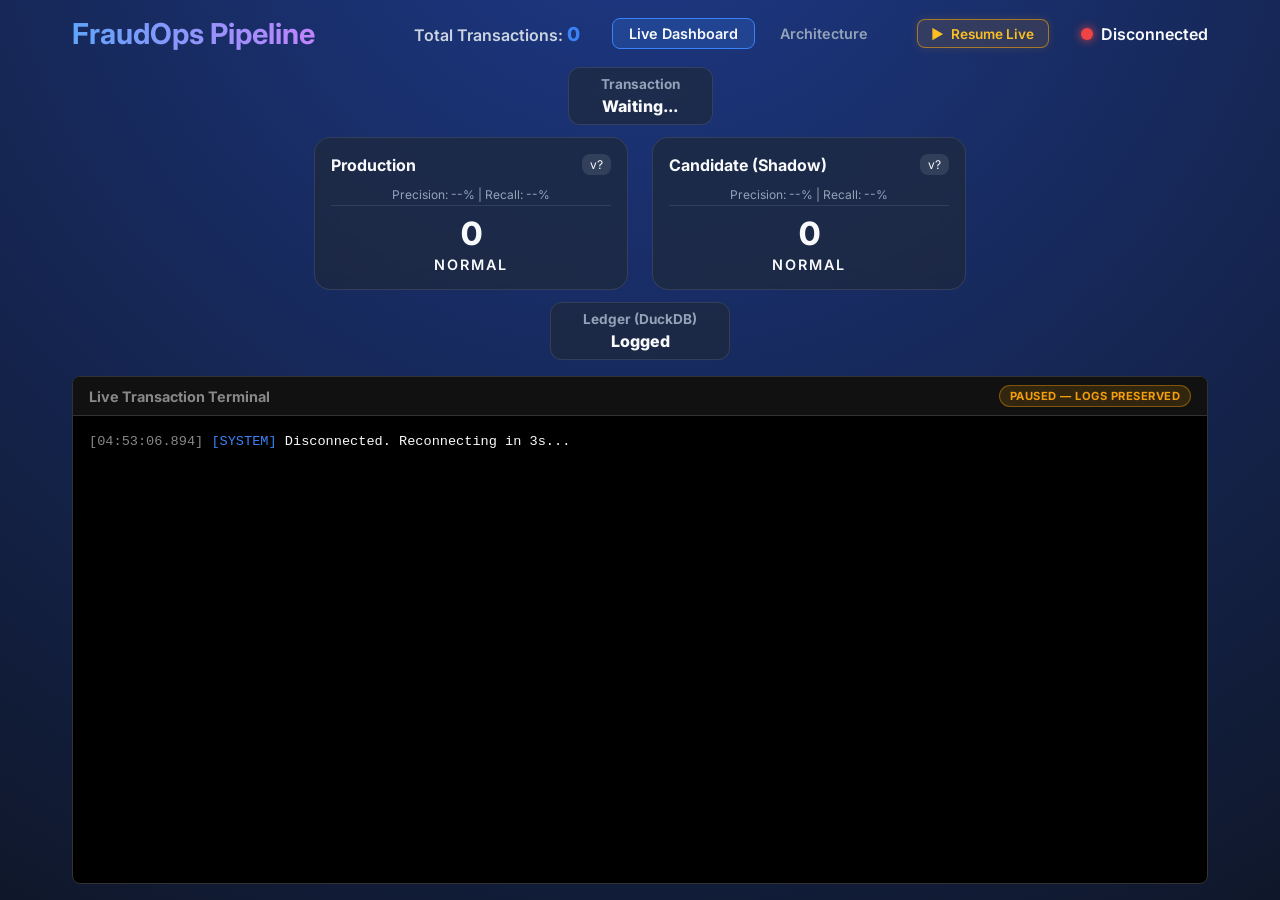
<file: dashboard/index.html>
<!DOCTYPE html>
<html lang="en">
<head>
    <meta charset="UTF-8">
    <title>Fraud Ops - Live Dashboard</title>
    <link rel="stylesheet" href="style.css">
    <link rel="stylesheet" href="architecture.css">
    <link href="https://fonts.googleapis.com/css2?family=Inter:wght@400;600;800&display=swap" rel="stylesheet">
</head>
<body>
    <div class="container">
        <header>
            <h1>FraudOps Pipeline</h1>
            <div class="status-container">
                <div class="tx-count">Total Transactions: <span id="tx-counter">0</span></div>
                <nav class="page-nav">
                    <a href="index.html" class="nav-link active">Live Dashboard</a>
                    <a href="architecture.html" class="nav-link">Architecture</a>
                </nav>
                <button id="btn-pause-toggle" class="btn-pause paused" title="Toggle live transaction checks">
                    <span id="pause-icon">▶</span>
                    <span id="pause-text">Resume Live</span>
                </button>
                <div class="status">
                    <div id="connection-status" class="bulb amber"></div>
                    <span id="feed-status-text">Feed Paused</span>
                </div>
            </div>
        </header>

        <div class="pipeline">
            <div class="node incoming" id="node-incoming">
                <h3>Transaction</h3>
                <p id="incoming-amount">Waiting...</p>
            </div>
            
            <div class="models-container">
                <div class="model-card production" id="card-production">
                    <div class="model-header">
                        <h3>Production</h3>
                        <span class="version" id="prod-version">v?</span>
                    </div>
                    <div class="model-metrics" id="prod-metrics">Precision: --% | Recall: --%</div>
                    <div class="score" id="prod-score">0</div>
                    <div class="decision" id="prod-decision">Normal</div>
                </div>
                
                <div class="model-card candidate" id="card-candidate">
                    <div class="model-header">
                        <h3>Candidate (Shadow)</h3>
                        <span class="version" id="cand-version">v?</span>
                    </div>
                    <div class="model-metrics" id="cand-metrics">Precision: --% | Recall: --%</div>
                    <div class="score" id="cand-score">0</div>
                    <div class="decision" id="cand-decision">Normal</div>
                </div>
            </div>

            <div class="node database" id="node-database">
                <h3>Ledger (DuckDB)</h3>
                <p>Logged</p>
            </div>
        </div>

        <div class="terminal-container">
            <div class="terminal-header">
                <h3>Live Transaction Terminal</h3>
                <span id="terminal-badge" class="terminal-badge paused">PAUSED — LOGS PRESERVED</span>
            </div>
            <div class="terminal" id="terminal">
                <!-- Logs go here -->
            </div>
        </div>
    </div>
    
    <script src="app.js"></script>
</body>
</html>
</file>
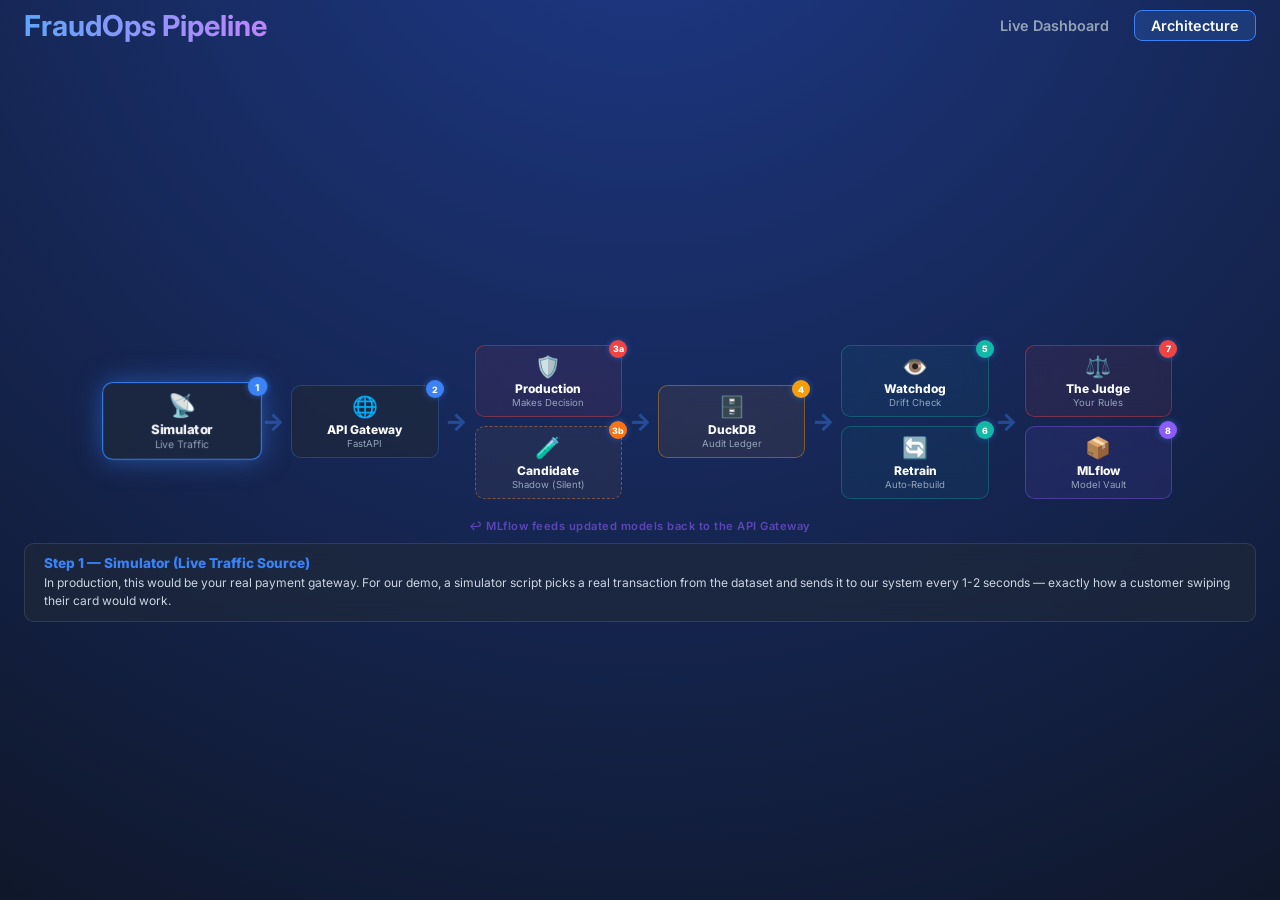
<file: dashboard/architecture.html>
<!DOCTYPE html>
<html lang="en">
<head>
    <meta charset="UTF-8">
    <title>FraudOps - System Architecture</title>
    <link rel="stylesheet" href="style.css">
    <link rel="stylesheet" href="architecture.css">
    <link href="https://fonts.googleapis.com/css2?family=Inter:wght@400;600;800&display=swap" rel="stylesheet">
</head>
<body>
    <div class="arch-container">
        <header>
            <h1>FraudOps Pipeline</h1>
            <nav class="page-nav">
                <a href="index.html" class="nav-link">Live Dashboard</a>
                <a href="architecture.html" class="nav-link active">Architecture</a>
            </nav>
        </header>

        <div class="arch-body">
            <!-- SVG for connection lines drawn behind everything -->
            <svg class="flow-svg" id="flow-svg"></svg>

            <div class="horizontal-flow">
                <!-- Column 1: Source -->
                <div class="flow-col">
                    <div class="arch-node source-node" id="arch-simulator">
                        <div class="step-badge">1</div>
                        <div class="arch-icon">📡</div>
                        <div class="arch-label">Simulator</div>
                        <div class="arch-desc">Live Traffic</div>
                    </div>
                </div>

                <div class="flow-connector">→</div>

                <!-- Column 2: Gateway -->
                <div class="flow-col">
                    <div class="arch-node gateway-node" id="arch-api">
                        <div class="step-badge">2</div>
                        <div class="arch-icon">🌐</div>
                        <div class="arch-label">API Gateway</div>
                        <div class="arch-desc">FastAPI</div>
                    </div>
                </div>

                <div class="flow-connector">→</div>

                <!-- Column 3: Models (stacked vertically) -->
                <div class="flow-col models-col">
                    <div class="arch-node decision-node" id="arch-prod">
                        <div class="step-badge">3a</div>
                        <div class="arch-icon">🛡️</div>
                        <div class="arch-label">Production</div>
                        <div class="arch-desc">Makes Decision</div>
                    </div>
                    <div class="arch-node shadow-node" id="arch-cand">
                        <div class="step-badge">3b</div>
                        <div class="arch-icon">🧪</div>
                        <div class="arch-label">Candidate</div>
                        <div class="arch-desc">Shadow (Silent)</div>
                    </div>
                </div>

                <div class="flow-connector">→</div>

                <!-- Column 4: Database -->
                <div class="flow-col">
                    <div class="arch-node db-node" id="arch-db">
                        <div class="step-badge">4</div>
                        <div class="arch-icon">🗄️</div>
                        <div class="arch-label">DuckDB</div>
                        <div class="arch-desc">Audit Ledger</div>
                    </div>
                </div>

                <div class="flow-connector">→</div>

                <!-- Column 5: Ops (stacked vertically) -->
                <div class="flow-col ops-col">
                    <div class="arch-node ops-node" id="arch-monitor">
                        <div class="step-badge">5</div>
                        <div class="arch-icon">👁️</div>
                        <div class="arch-label">Watchdog</div>
                        <div class="arch-desc">Drift Check</div>
                    </div>
                    <div class="arch-node ops-node" id="arch-retrain">
                        <div class="step-badge">6</div>
                        <div class="arch-icon">🔄</div>
                        <div class="arch-label">Retrain</div>
                        <div class="arch-desc">Auto-Rebuild</div>
                    </div>
                </div>

                <div class="flow-connector">→</div>

                <!-- Column 6: Judge + MLflow -->
                <div class="flow-col final-col">
                    <div class="arch-node judge-node" id="arch-judge">
                        <div class="step-badge">7</div>
                        <div class="arch-icon">⚖️</div>
                        <div class="arch-label">The Judge</div>
                        <div class="arch-desc">Your Rules</div>
                    </div>
                    <div class="arch-node registry-node" id="arch-mlflow">
                        <div class="step-badge">8</div>
                        <div class="arch-icon">📦</div>
                        <div class="arch-label">MLflow</div>
                        <div class="arch-desc">Model Vault</div>
                    </div>
                </div>
            </div>

            <!-- Return arrow label -->
            <div class="return-label">↩ MLflow feeds updated models back to the API Gateway</div>

            <!-- Step Explanation Panel -->
            <div class="step-panel" id="step-panel">
                <div class="step-panel-title" id="step-title">Click any node to learn more</div>
                <div class="step-panel-text" id="step-text">Each box represents a component in the fraud detection pipeline. The flow moves left → right. Click on any node to see what it does. The animation auto-plays every 3 seconds.</div>
            </div>
        </div>
    </div>

    <script src="architecture.js"></script>
</body>
</html>
</file>
<file: dashboard/style.css>
:root {
    --bg-color: #0f172a;
    --panel-bg: rgba(30, 41, 59, 0.7);
    --text-color: #f8fafc;
    --accent: #3b82f6;
    --success: #10b981;
    --danger: #ef4444;
    --glass-border: rgba(255, 255, 255, 0.1);
}

body {
    margin: 0;
    padding: 0;
    font-family: 'Inter', sans-serif;
    background-color: var(--bg-color);
    color: var(--text-color);
    background-image: radial-gradient(circle at 50% -20%, #1e3a8a, var(--bg-color));
    height: 100vh;
    overflow: hidden;
}

.container {
    max-width: 1200px;
    margin: 0 auto;
    padding: 1rem 2rem;
    height: 100vh;
    box-sizing: border-box;
    display: flex;
    flex-direction: column;
}

header {
    display: flex;
    justify-content: space-between;
    align-items: center;
    margin-bottom: 1rem;
    flex-shrink: 0;
}

header h1 {
    margin: 0;
    font-size: 1.8rem;
    background: linear-gradient(to right, #60a5fa, #c084fc);
    -webkit-background-clip: text;
    -webkit-text-fill-color: transparent;
}

.status-container {
    display: flex;
    align-items: center;
    gap: 2rem;
}

.tx-count {
    font-size: 1rem;
    font-weight: 600;
    color: #cbd5e1;
}
.tx-count span {
    color: var(--accent);
    font-weight: 800;
    font-size: 1.2rem;
}

.status {
    display: flex;
    align-items: center;
    gap: 0.5rem;
    font-weight: 600;
}

.bulb {
    width: 12px;
    height: 12px;
    border-radius: 50%;
    transition: all 0.3s ease;
}

.bulb.red {
    background-color: var(--danger);
    box-shadow: 0 0 10px var(--danger);
}

.bulb.green {
    background-color: var(--success);
    box-shadow: 0 0 10px var(--success);
}

.bulb.amber {
    background-color: #f59e0b;
    box-shadow: 0 0 10px #f59e0b;
}

.btn-pause {
    display: inline-flex;
    align-items: center;
    gap: 0.45rem;
    padding: 0.35rem 0.85rem;
    border-radius: 0.5rem;
    font-size: 0.85rem;
    font-weight: 600;
    font-family: inherit;
    cursor: pointer;
    background: rgba(30, 41, 59, 0.8);
    color: var(--text-color);
    border: 1px solid var(--glass-border);
    backdrop-filter: blur(8px);
    transition: all 0.2s ease;
    user-select: none;
}

.btn-pause:hover {
    transform: translateY(-1px);
}

.btn-pause.paused {
    border-color: rgba(245, 158, 11, 0.6);
    color: #fbbf24;
    background: rgba(245, 158, 11, 0.12);
    box-shadow: 0 0 10px rgba(245, 158, 11, 0.15);
}

.btn-pause.paused:hover {
    background: rgba(245, 158, 11, 0.22);
    box-shadow: 0 0 14px rgba(245, 158, 11, 0.35);
}

.btn-pause.live {
    border-color: rgba(16, 185, 129, 0.6);
    color: #34d399;
    background: rgba(16, 185, 129, 0.12);
    box-shadow: 0 0 10px rgba(16, 185, 129, 0.15);
}

.btn-pause.live:hover {
    background: rgba(16, 185, 129, 0.22);
    box-shadow: 0 0 14px rgba(16, 185, 129, 0.35);
}

/* Pipeline */
.pipeline {
    display: flex;
    flex-direction: column;
    align-items: center;
    gap: 0.75rem;
    margin-bottom: 1rem;
    flex-shrink: 0;
}

.node {
    background: var(--panel-bg);
    border: 1px solid var(--glass-border);
    backdrop-filter: blur(10px);
    padding: 0.5rem 2rem;
    border-radius: 0.75rem;
    text-align: center;
    transition: all 0.2s ease;
}

.node h3 {
    margin: 0 0 0.25rem 0;
    color: #94a3b8;
    font-size: 0.85rem;
}

.node p {
    margin: 0;
    font-size: 1rem;
    font-weight: 800;
}

.node.active {
    border-color: var(--accent);
    box-shadow: 0 0 20px rgba(59, 130, 246, 0.5);
    transform: scale(1.05);
}

.models-container {
    display: flex;
    gap: 1.5rem;
    width: 100%;
    justify-content: center;
}

.model-card {
    background: var(--panel-bg);
    border: 1px solid var(--glass-border);
    backdrop-filter: blur(10px);
    padding: 1rem;
    border-radius: 1rem;
    width: 280px;
    text-align: center;
    transition: all 0.3s ease;
}

.model-header {
    display: flex;
    justify-content: space-between;
    align-items: center;
    margin-bottom: 0.5rem;
}

.model-header h3 {
    margin: 0;
    font-size: 1rem;
}

.model-metrics {
    font-size: 0.75rem;
    color: #94a3b8;
    margin-bottom: 0.5rem;
    padding: 0.2rem 0;
    border-bottom: 1px solid var(--glass-border);
}

.version {
    background: rgba(255,255,255,0.1);
    padding: 0.2rem 0.5rem;
    border-radius: 0.5rem;
    font-size: 0.75rem;
}

.score {
    font-size: 2rem;
    font-weight: 800;
    margin-bottom: 0.2rem;
}

.decision {
    font-size: 0.9rem;
    font-weight: 600;
    text-transform: uppercase;
    letter-spacing: 2px;
}

/* Prediction States */
.model-card.fraud {
    border-color: var(--danger);
    box-shadow: 0 0 20px rgba(239, 68, 68, 0.3);
}

.model-card.fraud .decision {
    color: var(--danger);
}

.model-card.normal {
    border-color: var(--success);
    box-shadow: 0 0 20px rgba(16, 185, 129, 0.2);
}

.model-card.normal .decision {
    color: var(--success);
}

/* Terminal */
.terminal-container {
    background: #000;
    border: 1px solid #333;
    border-radius: 0.5rem;
    overflow: hidden;
    flex: 1; 
    display: flex;
    flex-direction: column;
    min-height: 0;
}

.terminal-header {
    background: #111;
    padding: 0.5rem 1rem;
    border-bottom: 1px solid #333;
    flex-shrink: 0;
    display: flex;
    justify-content: space-between;
    align-items: center;
}

.terminal-header h3 {
    margin: 0;
    font-size: 0.9rem;
    color: #888;
}

.terminal-badge {
    font-size: 0.7rem;
    font-weight: 700;
    letter-spacing: 0.5px;
    padding: 0.2rem 0.6rem;
    border-radius: 9999px;
    text-transform: uppercase;
}

.terminal-badge.paused {
    background: rgba(245, 158, 11, 0.15);
    color: #f59e0b;
    border: 1px solid rgba(245, 158, 11, 0.4);
}

.terminal-badge.live {
    background: rgba(16, 185, 129, 0.15);
    color: #10b981;
    border: 1px solid rgba(16, 185, 129, 0.4);
}

.terminal {
    flex: 1; 
    padding: 1rem;
    overflow-y: auto; 
    font-family: 'Courier New', Courier, monospace;
    font-size: 0.85rem;
    line-height: 1.5;
}

.log-line {
    margin-bottom: 0.2rem;
}

.log-time {
    color: #888;
}

.log-id {
    color: #3b82f6;
}

.log-fraud {
    color: var(--danger);
    font-weight: bold;
}
.log-normal {
    color: var(--success);
}
</file>
<file: dashboard/architecture.css>
/* ============================================
   Navigation (shared by both pages)
   ============================================ */
.page-nav {
    display: flex;
    gap: 0.5rem;
}

.nav-link {
    text-decoration: none;
    color: #94a3b8;
    font-weight: 600;
    font-size: 0.9rem;
    padding: 0.4rem 1rem;
    border-radius: 0.5rem;
    border: 1px solid transparent;
    transition: all 0.2s ease;
}

.nav-link:hover {
    color: var(--text-color);
    border-color: var(--glass-border);
}

.nav-link.active {
    color: var(--text-color);
    background: rgba(59, 130, 246, 0.2);
    border-color: var(--accent);
}

/* ============================================
   Architecture Page
   ============================================ */
.arch-container {
    width: 100%;
    margin: 0 auto;
    padding: 0.5rem 1.5rem;
    height: 100vh;
    box-sizing: border-box;
    display: flex;
    flex-direction: column;
}

.arch-body {
    flex: 1;
    display: flex;
    flex-direction: column;
    justify-content: center;
    position: relative;
    min-height: 0;
}

/* ============================================
   SVG Lines Layer
   ============================================ */
.flow-svg {
    position: absolute;
    top: 0;
    left: 0;
    width: 100%;
    height: 100%;
    pointer-events: none;
    z-index: 0;
}

/* ============================================
   Horizontal Flow Layout
   ============================================ */
.horizontal-flow {
    display: flex;
    align-items: center;
    justify-content: center;
    gap: 0;
    position: relative;
    z-index: 1;
    padding: 1rem 0;
}

.flow-col {
    display: flex;
    flex-direction: column;
    align-items: center;
    gap: 0.6rem;
}

.flow-connector {
    color: rgba(59, 130, 246, 0.4);
    font-size: 1.5rem;
    font-weight: 800;
    padding: 0 0.4rem;
    flex-shrink: 0;
    transition: color 0.3s ease;
}

.flow-connector.active {
    color: var(--accent);
    text-shadow: 0 0 10px var(--accent);
}

/* ============================================
   Nodes - Base
   ============================================ */
.arch-node {
    background: var(--panel-bg);
    border: 1px solid var(--glass-border);
    backdrop-filter: blur(12px);
    border-radius: 0.6rem;
    padding: 0.5rem 0.8rem;
    text-align: center;
    cursor: pointer;
    transition: all 0.3s ease;
    position: relative;
    min-width: 100px;
    width: 120px;
}

.arch-node:hover {
    transform: translateY(-3px);
    box-shadow: 0 6px 20px rgba(0,0,0,0.3);
}

.arch-icon {
    font-size: 1.3rem;
    margin-bottom: 0.15rem;
}

.arch-label {
    font-weight: 800;
    font-size: 0.75rem;
    margin-bottom: 0.05rem;
}

.arch-desc {
    font-size: 0.6rem;
    color: #94a3b8;
}

.step-badge {
    position: absolute;
    top: -6px;
    right: -6px;
    background: var(--accent);
    color: #fff;
    font-size: 0.55rem;
    font-weight: 800;
    width: 18px;
    height: 18px;
    border-radius: 50%;
    display: flex;
    align-items: center;
    justify-content: center;
    box-shadow: 0 0 6px rgba(59, 130, 246, 0.5);
}

/* ============================================
   Node Type Colors
   ============================================ */

/* Source - Blue */
.source-node {
    border-color: rgba(59, 130, 246, 0.3);
}

/* Gateway - Blue */
.gateway-node {
    border-color: rgba(59, 130, 246, 0.3);
}

/* Production Model - RED for decision/fraud detection */
.decision-node {
    border-color: rgba(239, 68, 68, 0.4);
    background: rgba(239, 68, 68, 0.08);
}

.decision-node .step-badge {
    background: var(--danger);
}

/* Candidate - Dashed, orange tint */
.shadow-node {
    border-style: dashed;
    border-color: rgba(251, 146, 60, 0.4);
    background: rgba(251, 146, 60, 0.06);
}

.shadow-node .step-badge {
    background: #f97316;
}

/* Database - Amber */
.db-node {
    border-color: rgba(245, 158, 11, 0.4);
    background: rgba(245, 158, 11, 0.08);
}

.db-node .step-badge {
    background: #f59e0b;
}

/* Ops - Teal */
.ops-node {
    border-color: rgba(20, 184, 166, 0.3);
    background: rgba(20, 184, 166, 0.06);
}

.ops-node .step-badge {
    background: #14b8a6;
}

/* Judge - Red (makes the final call) */
.judge-node {
    border-color: rgba(239, 68, 68, 0.4);
    background: rgba(239, 68, 68, 0.08);
}

.judge-node .step-badge {
    background: var(--danger);
}

/* MLflow Registry - Purple */
.registry-node {
    border-color: rgba(139, 92, 246, 0.4);
    background: rgba(139, 92, 246, 0.1);
}

.registry-node .step-badge {
    background: #8b5cf6;
}

/* ============================================
   Glow States
   ============================================ */
.arch-node.glow {
    border-color: var(--accent) !important;
    box-shadow: 0 0 25px rgba(59, 130, 246, 0.5);
    transform: scale(1.08);
}

.arch-node.glow-red {
    border-color: var(--danger) !important;
    box-shadow: 0 0 25px rgba(239, 68, 68, 0.5);
    transform: scale(1.08);
}

.arch-node.glow-green {
    border-color: var(--success) !important;
    box-shadow: 0 0 25px rgba(16, 185, 129, 0.5);
    transform: scale(1.08);
}

/* ============================================
   Return Arrow Label
   ============================================ */
.return-label {
    text-align: center;
    font-size: 0.7rem;
    color: rgba(139, 92, 246, 0.6);
    font-weight: 600;
    padding: 0.3rem 0;
    letter-spacing: 0.5px;
}

/* ============================================
   Step Explanation Panel
   ============================================ */
.step-panel {
    flex-shrink: 0;
    background: var(--panel-bg);
    border: 1px solid var(--glass-border);
    backdrop-filter: blur(12px);
    border-radius: 0.6rem;
    padding: 0.7rem 1.2rem;
    margin-top: 0.3rem;
    transition: all 0.3s ease;
}

.step-panel-title {
    font-weight: 800;
    font-size: 0.85rem;
    margin-bottom: 0.2rem;
    color: var(--accent);
}

.step-panel-text {
    font-size: 0.75rem;
    color: #cbd5e1;
    line-height: 1.5;
}
</file>
